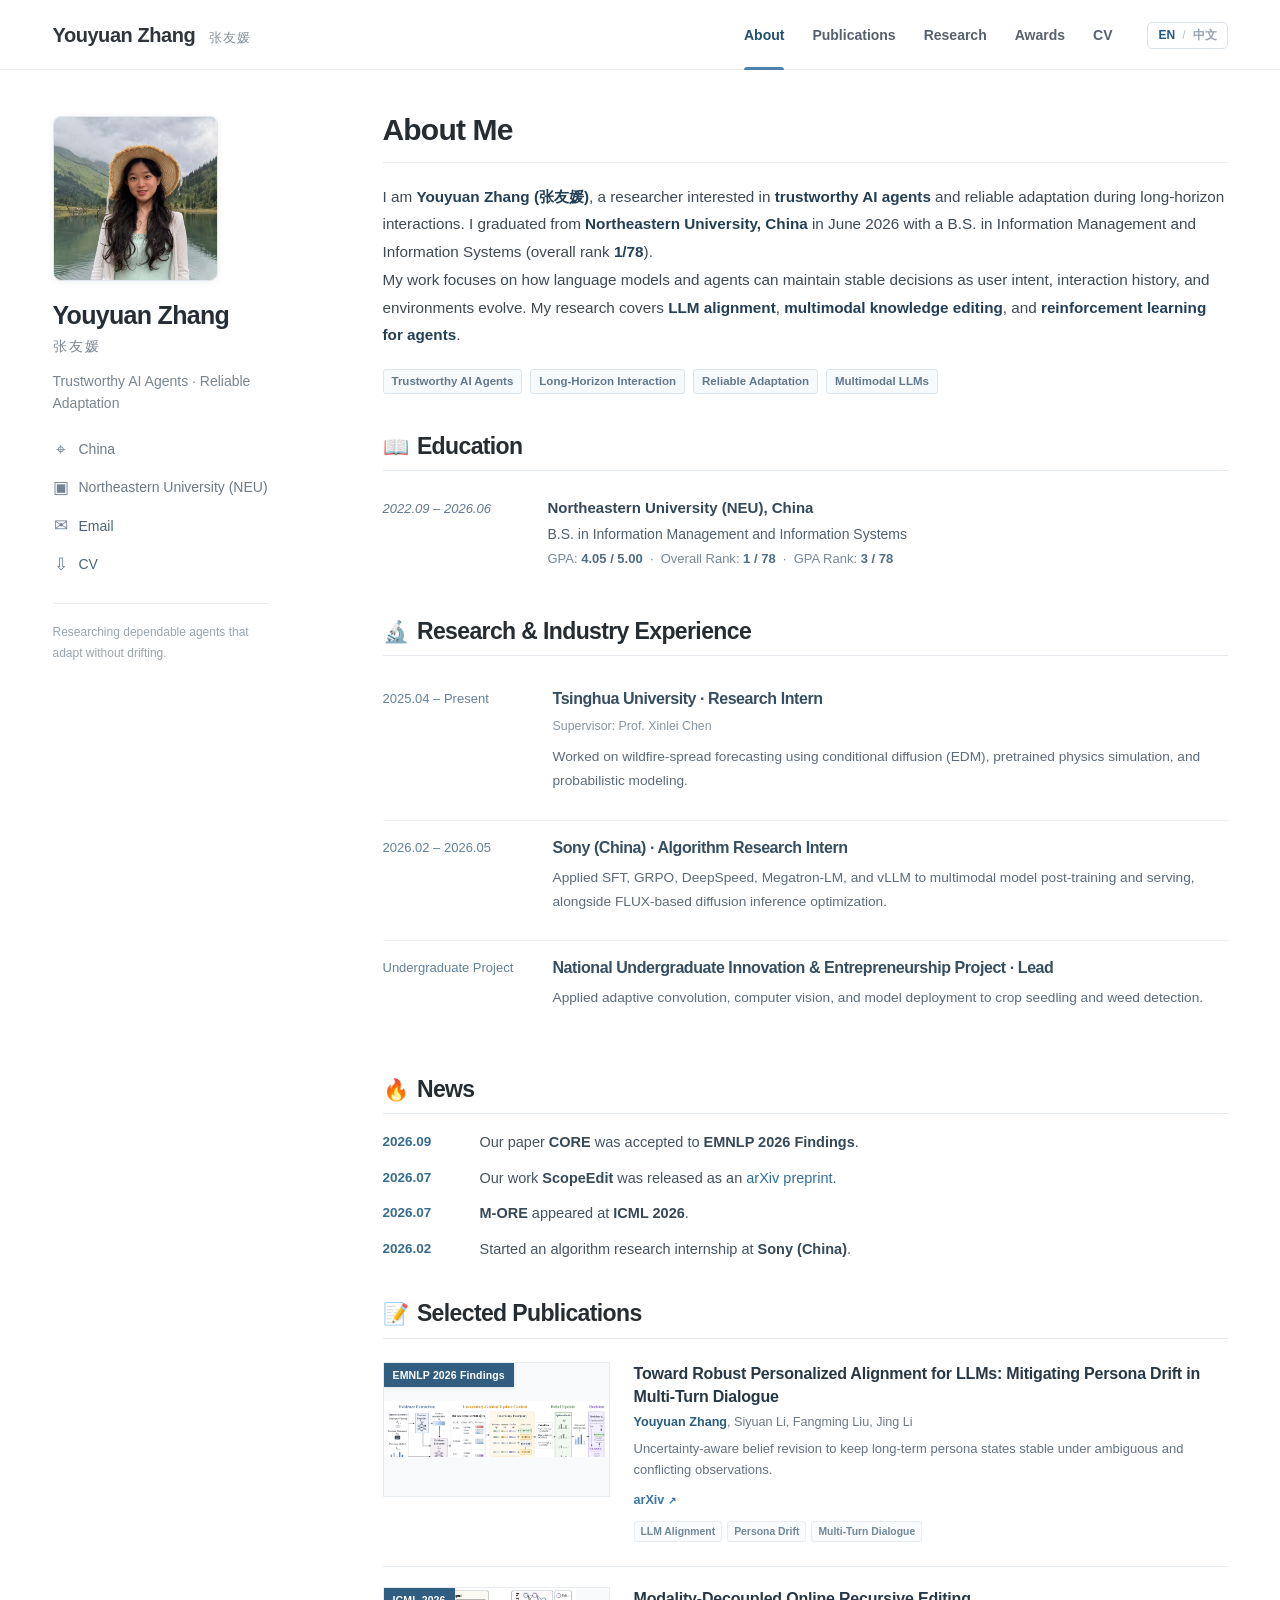
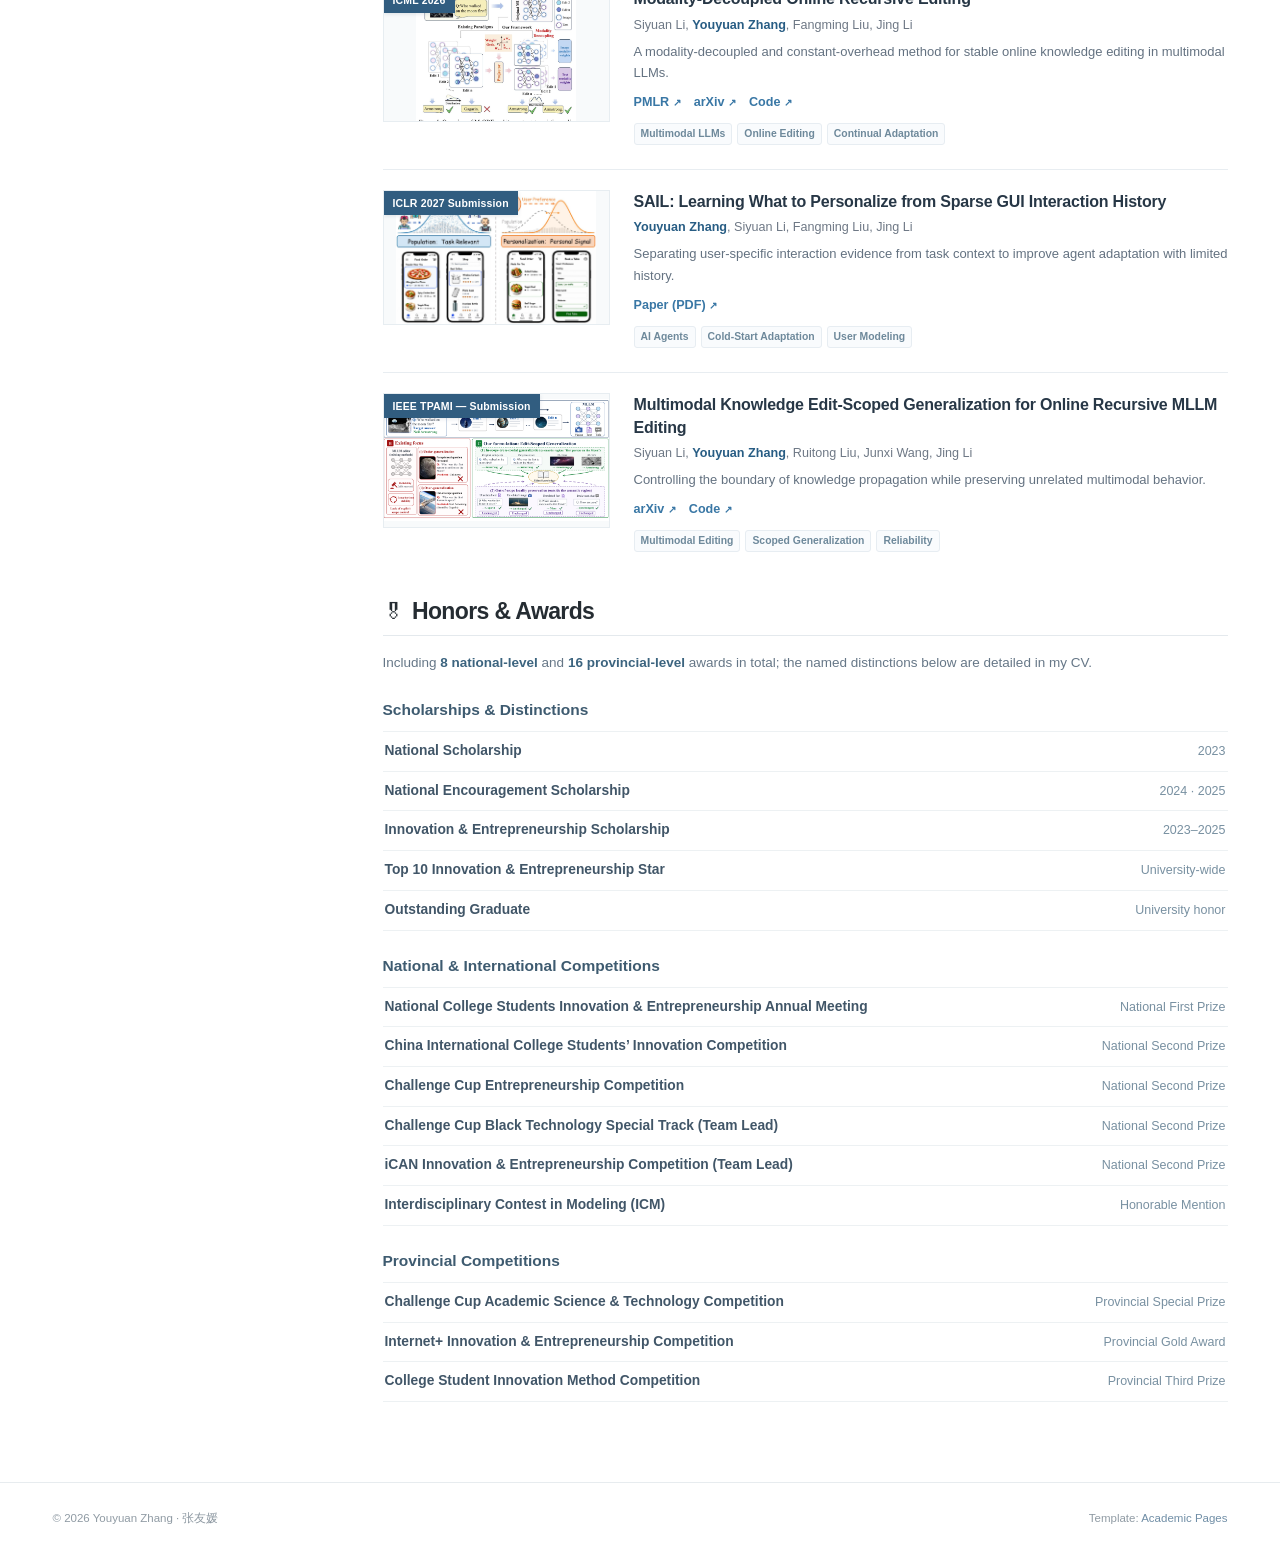
<file: index.html>
<!DOCTYPE html>

<html data-lang="en" lang="en">
<head><meta charset="utf-8"/><meta content="width=device-width,initial-scale=1" name="viewport"/><meta content="light" name="color-scheme"/><title>About Me – Youyuan Zhang</title><meta content="Academic homepage of Youyuan Zhang, researching trustworthy AI agents, multimodal learning, and reliable adaptation." name="description"/><link href="assets/images/avatar.svg" rel="icon" type="image/svg+xml"/><link href="assets/css/style.css" rel="stylesheet"/><script defer="" src="assets/js/main.js"></script></head>
<body>
<header class="masthead"><div class="masthead-inner"><a class="site-title" href="">Youyuan Zhang <span class="site-title-zh">张友媛</span></a><nav aria-label="Main navigation" class="site-nav"><a aria-current="page" class="nav-link active" href=""><span class="i18n-en">About</span><span class="i18n-zh" lang="zh-CN">关于</span></a><a class="nav-link" href="publications/"><span class="i18n-en">Publications</span><span class="i18n-zh" lang="zh-CN">论文</span></a><a class="nav-link" href="research/"><span class="i18n-en">Research</span><span class="i18n-zh" lang="zh-CN">研究</span></a><a class="nav-link" href="awards/"><span class="i18n-en">Awards</span><span class="i18n-zh" lang="zh-CN">奖项</span></a><a class="nav-link" href="cv/"><span class="i18n-en">CV</span><span class="i18n-zh" lang="zh-CN">简历</span></a></nav><button aria-label="Switch website language" class="lang-toggle" id="language-toggle" type="button"><span data-choice="en">EN</span><span class="toggle-divider">/</span><span data-choice="zh">中文</span></button></div></header>
<div class="page-grid"><aside aria-label="Profile" class="sidebar"><div class="profile-card"><img alt="Portrait of Youyuan Zhang (张友媛)" class="avatar" src="assets/images/profile-photo.jpg"/><div class="profile-name">Youyuan Zhang</div><div class="profile-name-zh">张友媛</div><p class="profile-bio"><span class="i18n-en">Trustworthy AI Agents · Reliable Adaptation</span><span class="i18n-zh" lang="zh-CN">可信 AI 智能体 · 可靠适应</span></p><ul class="profile-links">
<li><span aria-hidden="true" class="social-ico">⌖</span><span class="i18n-en">China</span><span class="i18n-zh" lang="zh-CN">中国</span></li>
<li><span aria-hidden="true" class="social-ico">▣</span><span class="i18n-en">Northeastern University (NEU)</span><span class="i18n-zh" lang="zh-CN">东北大学（NEU）</span></li>
<li><a href="mailto:youyuanzhang@outlook.com"><span aria-hidden="true" class="social-ico">✉</span>Email</a></li>
<li><a href="files/Youyuan_Zhang_CV_Public.pdf" rel="noopener noreferrer" target="_blank"><span aria-hidden="true" class="social-ico">⇩</span>CV</a></li>
</ul><div class="profile-note"><span class="i18n-en">Researching dependable agents that adapt without drifting.</span><span class="i18n-zh" lang="zh-CN">研究能够持续适应且不发生累积漂移的可靠智能体。</span></div></div></aside>
<main class="content"><h1><span class="i18n-en">About Me</span><span class="i18n-zh" lang="zh-CN">关于我</span></h1>
<div class="lead prose"><span class="i18n-en">I am <strong>Youyuan Zhang (张友媛)</strong>, a researcher interested in <strong>trustworthy AI agents</strong> and reliable adaptation during long-horizon interactions. I graduated from <strong>Northeastern University, China</strong> in June 2026 with a B.S. in Information Management and Information Systems (overall rank <strong>1/78</strong>).</span><span class="i18n-zh" lang="zh-CN">我是<strong>张友媛（Youyuan Zhang）</strong>，主要关注<strong>可信 AI 智能体</strong>以及长程交互中的可靠适应问题。2026 年 6 月毕业于<strong>东北大学</strong>信息管理与信息系统专业，本科综合排名 <strong>1/78</strong>。</span></div>
<p class="prose"><span class="i18n-en">My work focuses on how language models and agents can maintain stable decisions as user intent, interaction history, and environments evolve. My research covers <strong>LLM alignment</strong>, <strong>multimodal knowledge editing</strong>, and <strong>reinforcement learning for agents</strong>.</span><span class="i18n-zh" lang="zh-CN">我希望研究：当用户意图、交互历史与环境持续变化时，语言模型和智能体如何保持稳定的决策。相关工作涵盖<strong>大模型对齐</strong>、<strong>多模态知识编辑</strong>以及<strong>智能体强化学习</strong>。</span></p>
<div class="research-tags"><span class="topic">Trustworthy AI Agents</span><span class="topic">Long-Horizon Interaction</span><span class="topic">Reliable Adaptation</span><span class="topic">Multimodal LLMs</span></div><section class="page-section"><h2 class="section-title"><span class="section-emoji">📖</span><span><span class="i18n-en">Education</span><span class="i18n-zh" lang="zh-CN">教育经历</span></span></h2><div class="timeline-entry"><span class="timeline-date">2022.09 – 2026.06</span><div class="timeline-content"><strong><span class="i18n-en">Northeastern University (NEU), China</span><span class="i18n-zh" lang="zh-CN">东北大学（NEU）</span></strong><div><span class="i18n-en">B.S. in Information Management and Information Systems</span><span class="i18n-zh" lang="zh-CN">信息管理与信息系统 · 本科</span></div><div class="text-muted">GPA: <b>4.05 / 5.00</b>  ·  <span class="i18n-en">Overall Rank</span><span class="i18n-zh" lang="zh-CN">综合排名</span>: <b>1 / 78</b>  ·  <span class="i18n-en">GPA Rank</span><span class="i18n-zh" lang="zh-CN">绩点排名</span>: <b>3 / 78</b></div></div></div></section><section class="page-section" id="experience">
<h2 class="section-title"><span aria-hidden="true" class="section-emoji">🔬</span><span><span class="i18n-en">Research &amp; Industry Experience</span><span class="i18n-zh" lang="zh-CN">科研与工业实习</span></span></h2>
<div class="exp-entry home-internship"><div class="exp-dates">2025.04 – <span class="i18n-en">Present</span><span class="i18n-zh" lang="zh-CN">至今</span></div>
<div class="exp-body"><h3><span class="i18n-en">Tsinghua University · Research Intern</span><span class="i18n-zh" lang="zh-CN">清华大学 · 科研实习生</span></h3>
<p class="exp-sub"><span class="i18n-en">Supervisor: Prof. Xinlei Chen</span><span class="i18n-zh" lang="zh-CN">导师：陈新磊教授</span></p>

<p class="exp-summary"><span class="i18n-en">Worked on wildfire-spread forecasting using conditional diffusion (EDM), pretrained physics simulation, and probabilistic modeling.</span><span class="i18n-zh" lang="zh-CN">使用条件扩散（EDM）、预训练物理模拟器与概率建模开展野火蔓延预测研究。</span></p></div></div>
<div class="exp-entry home-internship"><div class="exp-dates">2026.02 – 2026.05</div>
<div class="exp-body"><h3><span class="i18n-en">Sony (China) · Algorithm Research Intern</span><span class="i18n-zh" lang="zh-CN">索尼（中国） · 算法研究实习生</span></h3>


<p class="exp-summary"><span class="i18n-en">Applied SFT, GRPO, DeepSpeed, Megatron-LM, and vLLM to multimodal model post-training and serving, alongside FLUX-based diffusion inference optimization.</span><span class="i18n-zh" lang="zh-CN">使用 SFT、GRPO、DeepSpeed、Megatron-LM 与 vLLM 开展多模态模型后训练及推理服务，并基于 FLUX 优化扩散模型推理。</span></p></div></div>
<div class="exp-entry home-internship"><div class="exp-dates"><span class="i18n-en">Undergraduate Project</span><span class="i18n-zh" lang="zh-CN">本科科研项目</span></div>
<div class="exp-body"><h3><span class="i18n-en">National Undergraduate Innovation &amp; Entrepreneurship Project · Lead</span><span class="i18n-zh" lang="zh-CN">国家级大学生创新创业项目 · 负责人</span></h3>
<p class="exp-summary"><span class="i18n-en">Applied adaptive convolution, computer vision, and model deployment to crop seedling and weed detection.</span><span class="i18n-zh" lang="zh-CN">应用自适应卷积、计算机视觉与模型部署技术开展作物幼苗和杂草检测。</span></p></div></div>

</section><section class="page-section"><h2 class="section-title"><span class="section-emoji">🔥</span><span><span class="i18n-en">News</span><span class="i18n-zh" lang="zh-CN">近期动态</span></span></h2><ul class="news-list"><li><time>2026.09</time><div><span class="i18n-en">Our paper <strong>CORE</strong> was accepted to <strong>EMNLP 2026 Findings</strong>.</span><span class="i18n-zh" lang="zh-CN"><strong>CORE</strong> 论文被 <strong>EMNLP 2026 Findings</strong> 接收。</span></div></li><li><time>2026.07</time><div><span class="i18n-en">Our work <strong>ScopeEdit</strong> was released as an <a href="https://arxiv.org/abs/2607.01978" rel="noopener noreferrer" target="_blank">arXiv preprint</a>.</span><span class="i18n-zh" lang="zh-CN"><strong>ScopeEdit</strong> 已在 <a href="https://arxiv.org/abs/2607.01978" rel="noopener noreferrer" target="_blank">arXiv</a> 发布预印本。</span></div></li><li><time>2026.07</time><div><span class="i18n-en"><strong>M-ORE</strong> appeared at <strong>ICML 2026</strong>.</span><span class="i18n-zh" lang="zh-CN"><strong>M-ORE</strong> 论文发表于 <strong>ICML 2026</strong>。</span></div></li><li><time>2026.02</time><div><span class="i18n-en">Started an algorithm research internship at <strong>Sony (China)</strong>.</span><span class="i18n-zh" lang="zh-CN">开始在<strong>索尼（中国）</strong>进行算法研究实习。</span></div></li></ul></section><section class="page-section"><h2 class="section-title"><span class="section-emoji">📝</span><span><span class="i18n-en">Selected Publications</span><span class="i18n-zh" lang="zh-CN">代表性论文</span></span></h2><article class="paper-row"><div class="paper-visual"><img alt="CORE method illustration" loading="lazy" src="assets/images/core-framework.png"/><span class="venue-badge">EMNLP 2026 Findings</span></div><div class="paper-meta"><h3 class="paper-title">Toward Robust Personalized Alignment for LLMs: Mitigating Persona Drift in Multi-Turn Dialogue</h3><p class="authors"><strong class="myname">Youyuan Zhang</strong>, Siyuan Li, Fangming Liu, Jing Li</p><p class="paper-abstract"><span class="i18n-en">Uncertainty-aware belief revision to keep long-term persona states stable under ambiguous and conflicting observations.</span><span class="i18n-zh" lang="zh-CN">通过不确定性感知的信念修订，在含糊或冲突反馈下维护长期稳定的用户状态。</span></p><div class="paper-links"><a class="paper-link" href="https://arxiv.org/abs/2609.12373" rel="noopener noreferrer" target="_blank">arXiv <span aria-hidden="true">↗</span></a></div><div class="paper-topics"><span class="topic">LLM Alignment</span> <span class="topic">Persona Drift</span> <span class="topic">Multi-Turn Dialogue</span></div></div></article><article class="paper-row"><div class="paper-visual"><img alt="M-ORE method illustration" loading="lazy" src="assets/images/more-framework.png"/><span class="venue-badge">ICML 2026</span></div><div class="paper-meta"><h3 class="paper-title">Modality-Decoupled Online Recursive Editing</h3><p class="authors">Siyuan Li, <strong class="myname">Youyuan Zhang</strong>, Fangming Liu, Jing Li</p><p class="paper-abstract"><span class="i18n-en">A modality-decoupled and constant-overhead method for stable online knowledge editing in multimodal LLMs.</span><span class="i18n-zh" lang="zh-CN">通过模态解耦与恒定开销的递归更新，实现多模态大模型的稳定在线知识编辑。</span></p><div class="paper-links"><a class="paper-link" href="https://proceedings.mlr.press/v306/li26ji.html" rel="noopener noreferrer" target="_blank">PMLR <span aria-hidden="true">↗</span></a><a class="paper-link" href="https://arxiv.org/abs/2605.20273" rel="noopener noreferrer" target="_blank">arXiv <span aria-hidden="true">↗</span></a><a class="paper-link" href="https://github.com/lab-klc/M-ORE" rel="noopener noreferrer" target="_blank">Code <span aria-hidden="true">↗</span></a></div><div class="paper-topics"><span class="topic">Multimodal LLMs</span> <span class="topic">Online Editing</span> <span class="topic">Continual Adaptation</span></div></div></article><article class="paper-row"><div class="paper-visual"><img alt="SAIL Figure 1 from the submitted manuscript: task relevance and user signal" loading="lazy" src="assets/images/sail-figure1.jpg"/><span class="venue-badge">ICLR 2027 Submission</span></div><div class="paper-meta"><h3 class="paper-title">SAIL: Learning What to Personalize from Sparse GUI Interaction History</h3><p class="authors"><strong class="myname">Youyuan Zhang</strong>, Siyuan Li, Fangming Liu, Jing Li</p><p class="paper-abstract"><span class="i18n-en">Separating user-specific interaction evidence from task context to improve agent adaptation with limited history.</span><span class="i18n-zh" lang="zh-CN">分离用户特异性交互证据与任务上下文，提升有限历史条件下智能体的适应能力。</span></p><div class="paper-links"><a class="paper-link" href="files/SAIL_ICLR2027_Youyuan.pdf" rel="noopener noreferrer" target="_blank">Paper (PDF) <span aria-hidden="true">↗</span></a></div><div class="paper-topics"><span class="topic">AI Agents</span> <span class="topic">Cold-Start Adaptation</span> <span class="topic">User Modeling</span></div></div></article><article class="paper-row"><div class="paper-visual"><img alt="ScopeEdit Figure 1 from arXiv: edit-scoped generalization" loading="lazy" src="assets/images/scopeedit-figure1.png"/><span class="venue-badge">IEEE TPAMI — Submission</span></div><div class="paper-meta"><h3 class="paper-title">Multimodal Knowledge Edit-Scoped Generalization for Online Recursive MLLM Editing</h3><p class="authors">Siyuan Li, <strong class="myname">Youyuan Zhang</strong>, Ruitong Liu, Junxi Wang, Jing Li</p><p class="paper-abstract"><span class="i18n-en">Controlling the boundary of knowledge propagation while preserving unrelated multimodal behavior.</span><span class="i18n-zh" lang="zh-CN">控制编辑知识的泛化边界，并保持与编辑无关的多模态行为。</span></p><div class="paper-links"><a class="paper-link" href="https://arxiv.org/abs/2607.01978" rel="noopener noreferrer" target="_blank">arXiv <span aria-hidden="true">↗</span></a><a class="paper-link" href="https://github.com/lab-klc/ScopeEdit" rel="noopener noreferrer" target="_blank">Code <span aria-hidden="true">↗</span></a></div><div class="paper-topics"><span class="topic">Multimodal Editing</span> <span class="topic">Scoped Generalization</span> <span class="topic">Reliability</span></div></div></article></section><section class="page-section home-awards" id="honors"><h2 class="section-title"><span aria-hidden="true" class="section-emoji">🎖</span><span><span class="i18n-en">Honors &amp; Awards</span><span class="i18n-zh" lang="zh-CN">荣誉与奖励</span></span></h2>
<p class="award-intro"><span class="i18n-en">Including <strong>8 national-level</strong> and <strong>16 provincial-level</strong> awards in total; the named distinctions below are detailed in my CV.</span><span class="i18n-zh" lang="zh-CN">累计获得<strong>国家级奖项 8 项</strong>、<strong>省级奖项 16 项</strong>；下方展开列出简历中有具体名称的奖项与荣誉。</span></p>
<h3 class="award-subtitle"><span class="i18n-en">Scholarships &amp; Distinctions</span><span class="i18n-zh" lang="zh-CN">奖学金与个人荣誉</span></h3><ul class="award-list home-award-list"><li><strong><span class="i18n-en">National Scholarship</span><span class="i18n-zh" lang="zh-CN">国家奖学金</span></strong><span class="award-result"><span class="i18n-en">2023</span><span class="i18n-zh" lang="zh-CN">2023</span></span></li><li><strong><span class="i18n-en">National Encouragement Scholarship</span><span class="i18n-zh" lang="zh-CN">国家励志奖学金</span></strong><span class="award-result"><span class="i18n-en">2024 · 2025</span><span class="i18n-zh" lang="zh-CN">2024 · 2025</span></span></li><li><strong><span class="i18n-en">Innovation &amp; Entrepreneurship Scholarship</span><span class="i18n-zh" lang="zh-CN">创新创业奖学金</span></strong><span class="award-result"><span class="i18n-en">2023–2025</span><span class="i18n-zh" lang="zh-CN">2023–2025</span></span></li><li><strong><span class="i18n-en">Top 10 Innovation &amp; Entrepreneurship Star</span><span class="i18n-zh" lang="zh-CN">十大创新创业之星</span></strong><span class="award-result"><span class="i18n-en">University-wide</span><span class="i18n-zh" lang="zh-CN">校级</span></span></li><li><strong><span class="i18n-en">Outstanding Graduate</span><span class="i18n-zh" lang="zh-CN">优秀毕业生</span></strong><span class="award-result"><span class="i18n-en">University honor</span><span class="i18n-zh" lang="zh-CN">校级荣誉</span></span></li></ul>
<h3 class="award-subtitle"><span class="i18n-en">National &amp; International Competitions</span><span class="i18n-zh" lang="zh-CN">国家级与国际竞赛</span></h3><ul class="award-list home-award-list"><li><strong><span class="i18n-en">National College Students Innovation &amp; Entrepreneurship Annual Meeting</span><span class="i18n-zh" lang="zh-CN">全国大学生创新创业年会</span></strong><span class="award-result"><span class="i18n-en">National First Prize</span><span class="i18n-zh" lang="zh-CN">国家一等奖</span></span></li><li><strong><span class="i18n-en">China International College Students’ Innovation Competition</span><span class="i18n-zh" lang="zh-CN">中国国际大学生创新大赛</span></strong><span class="award-result"><span class="i18n-en">National Second Prize</span><span class="i18n-zh" lang="zh-CN">国家二等奖</span></span></li><li><strong><span class="i18n-en">Challenge Cup Entrepreneurship Competition</span><span class="i18n-zh" lang="zh-CN">挑战杯中国大学生创业计划竞赛</span></strong><span class="award-result"><span class="i18n-en">National Second Prize</span><span class="i18n-zh" lang="zh-CN">国家二等奖</span></span></li><li><strong><span class="i18n-en">Challenge Cup Black Technology Special Track (Team Lead)</span><span class="i18n-zh" lang="zh-CN">挑战杯黑科技专项赛（团队负责人）</span></strong><span class="award-result"><span class="i18n-en">National Second Prize</span><span class="i18n-zh" lang="zh-CN">国家二等奖</span></span></li><li><strong><span class="i18n-en">iCAN Innovation &amp; Entrepreneurship Competition (Team Lead)</span><span class="i18n-zh" lang="zh-CN">iCAN 创新创业大赛（团队负责人）</span></strong><span class="award-result"><span class="i18n-en">National Second Prize</span><span class="i18n-zh" lang="zh-CN">国家二等奖</span></span></li><li><strong><span class="i18n-en">Interdisciplinary Contest in Modeling (ICM)</span><span class="i18n-zh" lang="zh-CN">美国大学生数学建模竞赛（ICM）</span></strong><span class="award-result"><span class="i18n-en">Honorable Mention</span><span class="i18n-zh" lang="zh-CN">Honorable Mention</span></span></li></ul>
<h3 class="award-subtitle"><span class="i18n-en">Provincial Competitions</span><span class="i18n-zh" lang="zh-CN">省级竞赛</span></h3><ul class="award-list home-award-list"><li><strong><span class="i18n-en">Challenge Cup Academic Science &amp; Technology Competition</span><span class="i18n-zh" lang="zh-CN">挑战杯大学生课外学术科技作品竞赛</span></strong><span class="award-result"><span class="i18n-en">Provincial Special Prize</span><span class="i18n-zh" lang="zh-CN">省级特等奖</span></span></li><li><strong><span class="i18n-en">Internet+ Innovation &amp; Entrepreneurship Competition</span><span class="i18n-zh" lang="zh-CN">互联网+大学生创新创业大赛</span></strong><span class="award-result"><span class="i18n-en">Provincial Gold Award</span><span class="i18n-zh" lang="zh-CN">省级金奖</span></span></li><li><strong><span class="i18n-en">College Student Innovation Method Competition</span><span class="i18n-zh" lang="zh-CN">大学生创新方法大赛</span></strong><span class="award-result"><span class="i18n-en">Provincial Third Prize</span><span class="i18n-zh" lang="zh-CN">省级三等奖</span></span></li></ul></section></main></div>
<footer class="footer"><div class="footer-inner"><span>© 2026 Youyuan Zhang · 张友媛</span><span class="template-credit">Template: <a href="https://github.com/academicpages/academicpages.github.io" rel="noopener noreferrer" target="_blank">Academic Pages</a></span></div></footer>
</body></html>
</file>
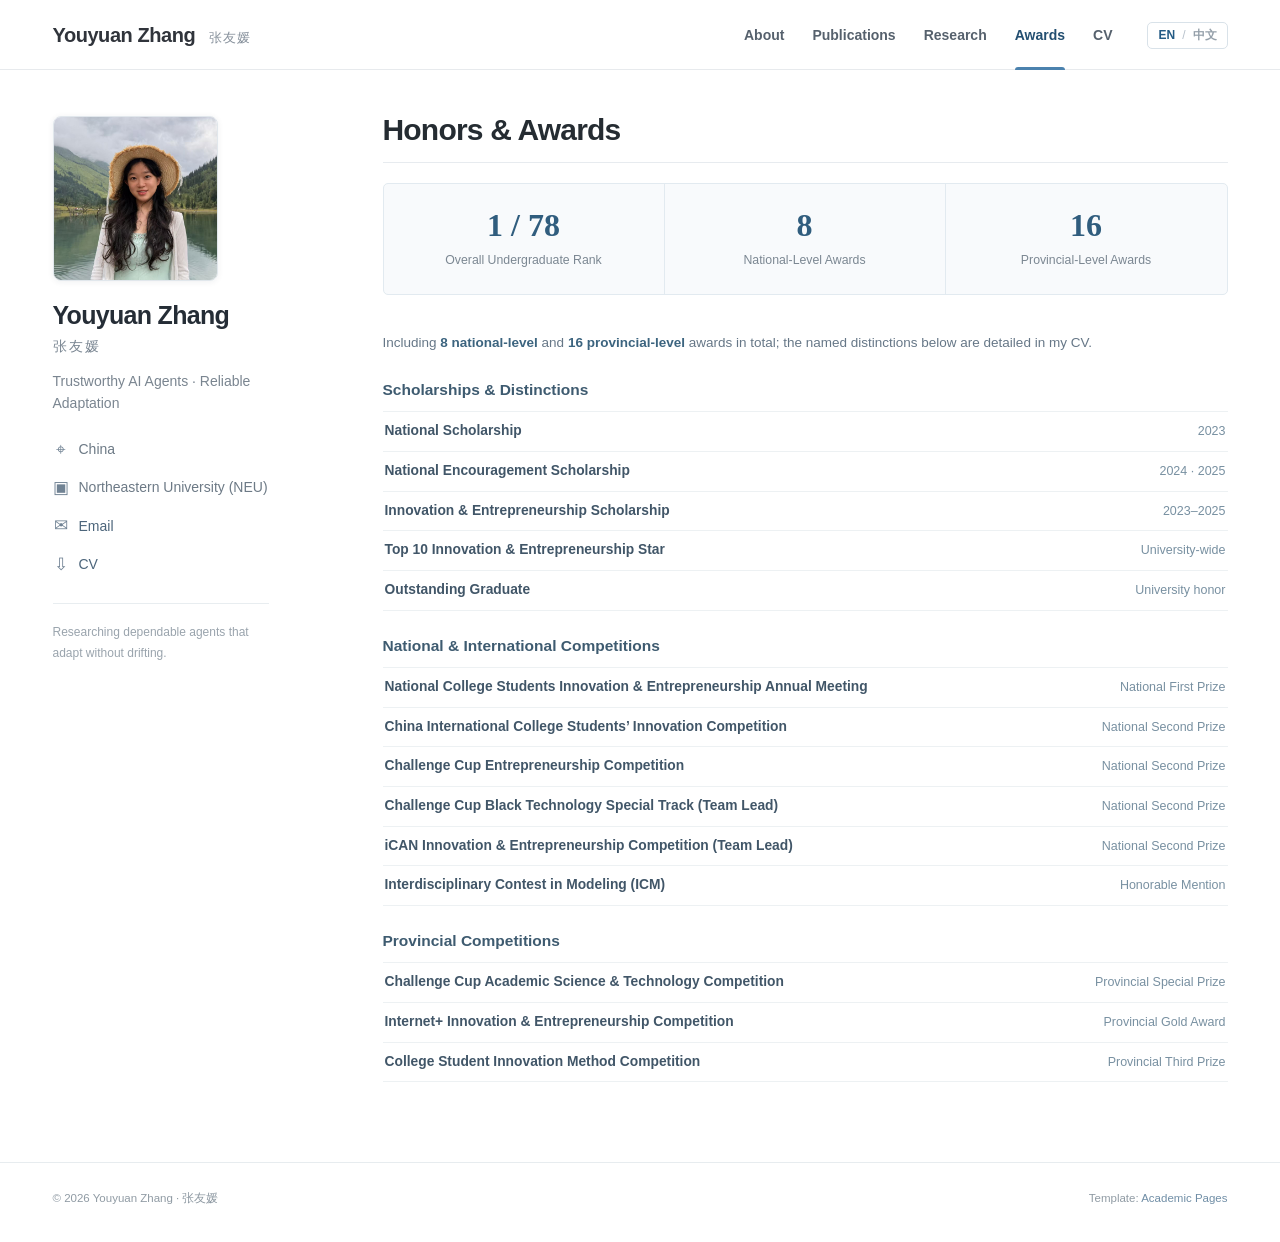
<file: awards/index.html>
<!DOCTYPE html>

<html data-lang="en" lang="en">
<head><meta charset="utf-8"/><meta content="width=device-width,initial-scale=1" name="viewport"/><meta content="light" name="color-scheme"/><title>Honors &amp; Awards – Youyuan Zhang</title><meta content="Academic homepage of Youyuan Zhang, researching trustworthy AI agents, multimodal learning, and reliable adaptation." name="description"/><link href="../assets/images/avatar.svg" rel="icon" type="image/svg+xml"/><link href="../assets/css/style.css" rel="stylesheet"/><script defer="" src="../assets/js/main.js"></script></head>
<body>
<header class="masthead"><div class="masthead-inner"><a class="site-title" href="../">Youyuan Zhang <span class="site-title-zh">张友媛</span></a><nav aria-label="Main navigation" class="site-nav"><a class="nav-link" href="../"><span class="i18n-en">About</span><span class="i18n-zh" lang="zh-CN">关于</span></a><a class="nav-link" href="../publications/"><span class="i18n-en">Publications</span><span class="i18n-zh" lang="zh-CN">论文</span></a><a class="nav-link" href="../research/"><span class="i18n-en">Research</span><span class="i18n-zh" lang="zh-CN">研究</span></a><a aria-current="page" class="nav-link active" href="../awards/"><span class="i18n-en">Awards</span><span class="i18n-zh" lang="zh-CN">奖项</span></a><a class="nav-link" href="../cv/"><span class="i18n-en">CV</span><span class="i18n-zh" lang="zh-CN">简历</span></a></nav><button aria-label="Switch website language" class="lang-toggle" id="language-toggle" type="button"><span data-choice="en">EN</span><span class="toggle-divider">/</span><span data-choice="zh">中文</span></button></div></header>
<div class="page-grid"><aside aria-label="Profile" class="sidebar"><div class="profile-card"><img alt="Portrait of Youyuan Zhang (张友媛)" class="avatar" src="../assets/images/profile-photo.jpg"/><div class="profile-name">Youyuan Zhang</div><div class="profile-name-zh">张友媛</div><p class="profile-bio"><span class="i18n-en">Trustworthy AI Agents · Reliable Adaptation</span><span class="i18n-zh" lang="zh-CN">可信 AI 智能体 · 可靠适应</span></p><ul class="profile-links">
<li><span aria-hidden="true" class="social-ico">⌖</span><span class="i18n-en">China</span><span class="i18n-zh" lang="zh-CN">中国</span></li>
<li><span aria-hidden="true" class="social-ico">▣</span><span class="i18n-en">Northeastern University (NEU)</span><span class="i18n-zh" lang="zh-CN">东北大学（NEU）</span></li>
<li><a href="mailto:youyuanzhang@outlook.com"><span aria-hidden="true" class="social-ico">✉</span>Email</a></li>
<li><a href="../files/Youyuan_Zhang_CV_Public.pdf" rel="noopener noreferrer" target="_blank"><span aria-hidden="true" class="social-ico">⇩</span>CV</a></li>
</ul><div class="profile-note"><span class="i18n-en">Researching dependable agents that adapt without drifting.</span><span class="i18n-zh" lang="zh-CN">研究能够持续适应且不发生累积漂移的可靠智能体。</span></div></div></aside>
<main class="content"><h1><span class="i18n-en">Honors &amp; Awards</span><span class="i18n-zh" lang="zh-CN">荣誉奖项</span></h1><div class="award-summary"><div class="stat"><span class="stat-val">1 / 78</span><span class="stat-label"><span class="i18n-en">Overall Undergraduate Rank</span><span class="i18n-zh" lang="zh-CN">本科综合排名</span></span></div><div class="stat"><span class="stat-val">8</span><span class="stat-label"><span class="i18n-en">National-Level Awards</span><span class="i18n-zh" lang="zh-CN">国家级奖项</span></span></div><div class="stat"><span class="stat-val">16</span><span class="stat-label"><span class="i18n-en">Provincial-Level Awards</span><span class="i18n-zh" lang="zh-CN">省级奖项</span></span></div></div><section class="page-section home-awards" id="honors">
<p class="award-intro"><span class="i18n-en">Including <strong>8 national-level</strong> and <strong>16 provincial-level</strong> awards in total; the named distinctions below are detailed in my CV.</span><span class="i18n-zh" lang="zh-CN">累计获得<strong>国家级奖项 8 项</strong>、<strong>省级奖项 16 项</strong>；下方展开列出简历中有具体名称的奖项与荣誉。</span></p>
<h3 class="award-subtitle"><span class="i18n-en">Scholarships &amp; Distinctions</span><span class="i18n-zh" lang="zh-CN">奖学金与个人荣誉</span></h3><ul class="award-list home-award-list"><li><strong><span class="i18n-en">National Scholarship</span><span class="i18n-zh" lang="zh-CN">国家奖学金</span></strong><span class="award-result"><span class="i18n-en">2023</span><span class="i18n-zh" lang="zh-CN">2023</span></span></li><li><strong><span class="i18n-en">National Encouragement Scholarship</span><span class="i18n-zh" lang="zh-CN">国家励志奖学金</span></strong><span class="award-result"><span class="i18n-en">2024 · 2025</span><span class="i18n-zh" lang="zh-CN">2024 · 2025</span></span></li><li><strong><span class="i18n-en">Innovation &amp; Entrepreneurship Scholarship</span><span class="i18n-zh" lang="zh-CN">创新创业奖学金</span></strong><span class="award-result"><span class="i18n-en">2023–2025</span><span class="i18n-zh" lang="zh-CN">2023–2025</span></span></li><li><strong><span class="i18n-en">Top 10 Innovation &amp; Entrepreneurship Star</span><span class="i18n-zh" lang="zh-CN">十大创新创业之星</span></strong><span class="award-result"><span class="i18n-en">University-wide</span><span class="i18n-zh" lang="zh-CN">校级</span></span></li><li><strong><span class="i18n-en">Outstanding Graduate</span><span class="i18n-zh" lang="zh-CN">优秀毕业生</span></strong><span class="award-result"><span class="i18n-en">University honor</span><span class="i18n-zh" lang="zh-CN">校级荣誉</span></span></li></ul>
<h3 class="award-subtitle"><span class="i18n-en">National &amp; International Competitions</span><span class="i18n-zh" lang="zh-CN">国家级与国际竞赛</span></h3><ul class="award-list home-award-list"><li><strong><span class="i18n-en">National College Students Innovation &amp; Entrepreneurship Annual Meeting</span><span class="i18n-zh" lang="zh-CN">全国大学生创新创业年会</span></strong><span class="award-result"><span class="i18n-en">National First Prize</span><span class="i18n-zh" lang="zh-CN">国家一等奖</span></span></li><li><strong><span class="i18n-en">China International College Students’ Innovation Competition</span><span class="i18n-zh" lang="zh-CN">中国国际大学生创新大赛</span></strong><span class="award-result"><span class="i18n-en">National Second Prize</span><span class="i18n-zh" lang="zh-CN">国家二等奖</span></span></li><li><strong><span class="i18n-en">Challenge Cup Entrepreneurship Competition</span><span class="i18n-zh" lang="zh-CN">挑战杯中国大学生创业计划竞赛</span></strong><span class="award-result"><span class="i18n-en">National Second Prize</span><span class="i18n-zh" lang="zh-CN">国家二等奖</span></span></li><li><strong><span class="i18n-en">Challenge Cup Black Technology Special Track (Team Lead)</span><span class="i18n-zh" lang="zh-CN">挑战杯黑科技专项赛（团队负责人）</span></strong><span class="award-result"><span class="i18n-en">National Second Prize</span><span class="i18n-zh" lang="zh-CN">国家二等奖</span></span></li><li><strong><span class="i18n-en">iCAN Innovation &amp; Entrepreneurship Competition (Team Lead)</span><span class="i18n-zh" lang="zh-CN">iCAN 创新创业大赛（团队负责人）</span></strong><span class="award-result"><span class="i18n-en">National Second Prize</span><span class="i18n-zh" lang="zh-CN">国家二等奖</span></span></li><li><strong><span class="i18n-en">Interdisciplinary Contest in Modeling (ICM)</span><span class="i18n-zh" lang="zh-CN">美国大学生数学建模竞赛（ICM）</span></strong><span class="award-result"><span class="i18n-en">Honorable Mention</span><span class="i18n-zh" lang="zh-CN">Honorable Mention</span></span></li></ul>
<h3 class="award-subtitle"><span class="i18n-en">Provincial Competitions</span><span class="i18n-zh" lang="zh-CN">省级竞赛</span></h3><ul class="award-list home-award-list"><li><strong><span class="i18n-en">Challenge Cup Academic Science &amp; Technology Competition</span><span class="i18n-zh" lang="zh-CN">挑战杯大学生课外学术科技作品竞赛</span></strong><span class="award-result"><span class="i18n-en">Provincial Special Prize</span><span class="i18n-zh" lang="zh-CN">省级特等奖</span></span></li><li><strong><span class="i18n-en">Internet+ Innovation &amp; Entrepreneurship Competition</span><span class="i18n-zh" lang="zh-CN">互联网+大学生创新创业大赛</span></strong><span class="award-result"><span class="i18n-en">Provincial Gold Award</span><span class="i18n-zh" lang="zh-CN">省级金奖</span></span></li><li><strong><span class="i18n-en">College Student Innovation Method Competition</span><span class="i18n-zh" lang="zh-CN">大学生创新方法大赛</span></strong><span class="award-result"><span class="i18n-en">Provincial Third Prize</span><span class="i18n-zh" lang="zh-CN">省级三等奖</span></span></li></ul></section></main></div>
<footer class="footer"><div class="footer-inner"><span>© 2026 Youyuan Zhang · 张友媛</span><span class="template-credit">Template: <a href="https://github.com/academicpages/academicpages.github.io" rel="noopener noreferrer" target="_blank">Academic Pages</a></span></div></footer>
</body></html>
</file>
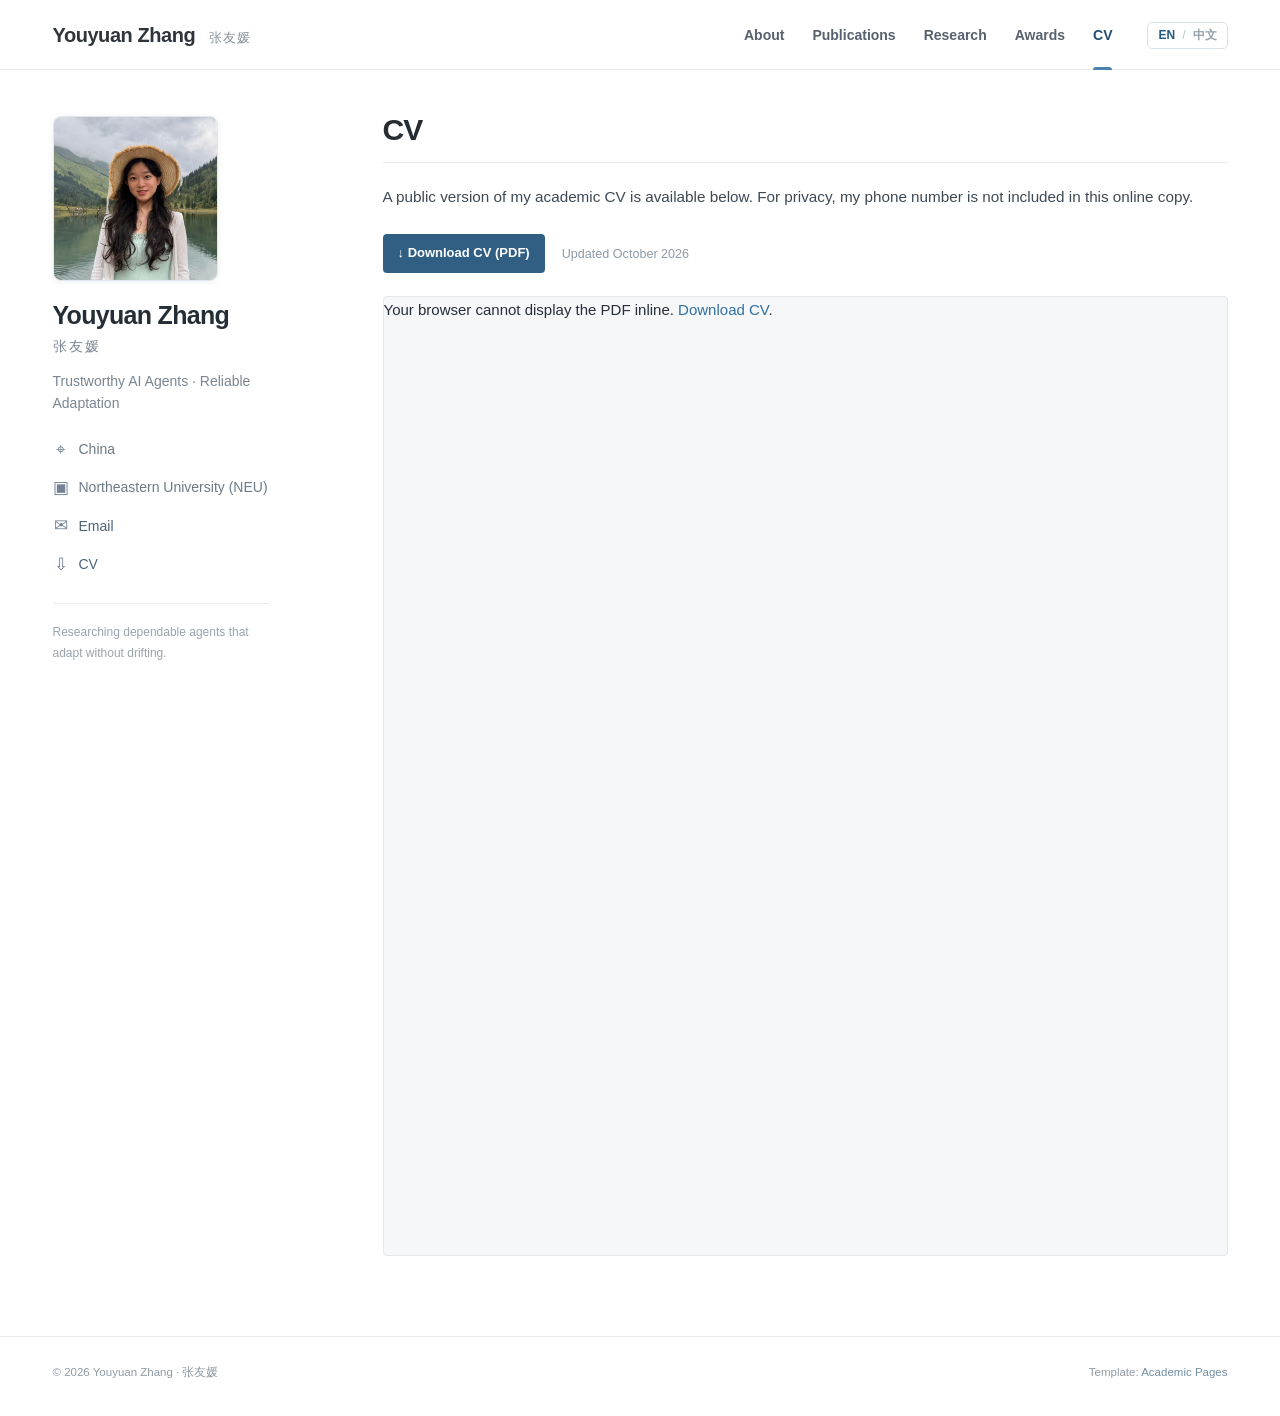
<file: cv/index.html>
<!DOCTYPE html>

<html data-lang="en" lang="en">
<head><meta charset="utf-8"/><meta content="width=device-width,initial-scale=1" name="viewport"/><meta content="light" name="color-scheme"/><title>CV – Youyuan Zhang</title><meta content="Academic homepage of Youyuan Zhang, researching trustworthy AI agents, multimodal learning, and reliable adaptation." name="description"/><link href="../assets/images/avatar.svg" rel="icon" type="image/svg+xml"/><link href="../assets/css/style.css" rel="stylesheet"/><script defer="" src="../assets/js/main.js"></script></head>
<body>
<header class="masthead"><div class="masthead-inner"><a class="site-title" href="../">Youyuan Zhang <span class="site-title-zh">张友媛</span></a><nav aria-label="Main navigation" class="site-nav"><a class="nav-link" href="../"><span class="i18n-en">About</span><span class="i18n-zh" lang="zh-CN">关于</span></a><a class="nav-link" href="../publications/"><span class="i18n-en">Publications</span><span class="i18n-zh" lang="zh-CN">论文</span></a><a class="nav-link" href="../research/"><span class="i18n-en">Research</span><span class="i18n-zh" lang="zh-CN">研究</span></a><a class="nav-link" href="../awards/"><span class="i18n-en">Awards</span><span class="i18n-zh" lang="zh-CN">奖项</span></a><a aria-current="page" class="nav-link active" href="../cv/"><span class="i18n-en">CV</span><span class="i18n-zh" lang="zh-CN">简历</span></a></nav><button aria-label="Switch website language" class="lang-toggle" id="language-toggle" type="button"><span data-choice="en">EN</span><span class="toggle-divider">/</span><span data-choice="zh">中文</span></button></div></header>
<div class="page-grid"><aside aria-label="Profile" class="sidebar"><div class="profile-card"><img alt="Portrait of Youyuan Zhang (张友媛)" class="avatar" src="../assets/images/profile-photo.jpg"/><div class="profile-name">Youyuan Zhang</div><div class="profile-name-zh">张友媛</div><p class="profile-bio"><span class="i18n-en">Trustworthy AI Agents · Reliable Adaptation</span><span class="i18n-zh" lang="zh-CN">可信 AI 智能体 · 可靠适应</span></p><ul class="profile-links">
<li><span aria-hidden="true" class="social-ico">⌖</span><span class="i18n-en">China</span><span class="i18n-zh" lang="zh-CN">中国</span></li>
<li><span aria-hidden="true" class="social-ico">▣</span><span class="i18n-en">Northeastern University (NEU)</span><span class="i18n-zh" lang="zh-CN">东北大学（NEU）</span></li>
<li><a href="mailto:youyuanzhang@outlook.com"><span aria-hidden="true" class="social-ico">✉</span>Email</a></li>
<li><a href="../files/Youyuan_Zhang_CV_Public.pdf" rel="noopener noreferrer" target="_blank"><span aria-hidden="true" class="social-ico">⇩</span>CV</a></li>
</ul><div class="profile-note"><span class="i18n-en">Researching dependable agents that adapt without drifting.</span><span class="i18n-zh" lang="zh-CN">研究能够持续适应且不发生累积漂移的可靠智能体。</span></div></div></aside>
<main class="content"><h1><span class="i18n-en">CV</span><span class="i18n-zh" lang="zh-CN">个人简历</span></h1><p class="prose compact"><span class="i18n-en">A public version of my academic CV is available below. For privacy, my phone number is not included in this online copy.</span><span class="i18n-zh" lang="zh-CN">下方为公开版学术简历。出于隐私考虑，公开文件中已移除个人手机号。</span></p><div class="download-row"><a class="primary-button" download="" href="../files/Youyuan_Zhang_CV_Public.pdf">↓ <span class="i18n-en">Download CV (PDF)</span><span class="i18n-zh" lang="zh-CN">下载简历（PDF）</span></a><span><span class="i18n-en">Updated October 2026</span><span class="i18n-zh" lang="zh-CN">更新于 2026 年 10 月</span></span></div><object class="pdf-viewer" data="../files/Youyuan_Zhang_CV_Public.pdf#toolbar=0" type="application/pdf"><p><span class="i18n-en">Your browser cannot display the PDF inline.</span><span class="i18n-zh" lang="zh-CN">浏览器无法直接预览 PDF。</span> <a href="../files/Youyuan_Zhang_CV_Public.pdf"><span class="i18n-en">Download CV</span><span class="i18n-zh" lang="zh-CN">下载简历</span></a>.</p></object></main></div>
<footer class="footer"><div class="footer-inner"><span>© 2026 Youyuan Zhang · 张友媛</span><span class="template-credit">Template: <a href="https://github.com/academicpages/academicpages.github.io" rel="noopener noreferrer" target="_blank">Academic Pages</a></span></div></footer>
</body></html>
</file>
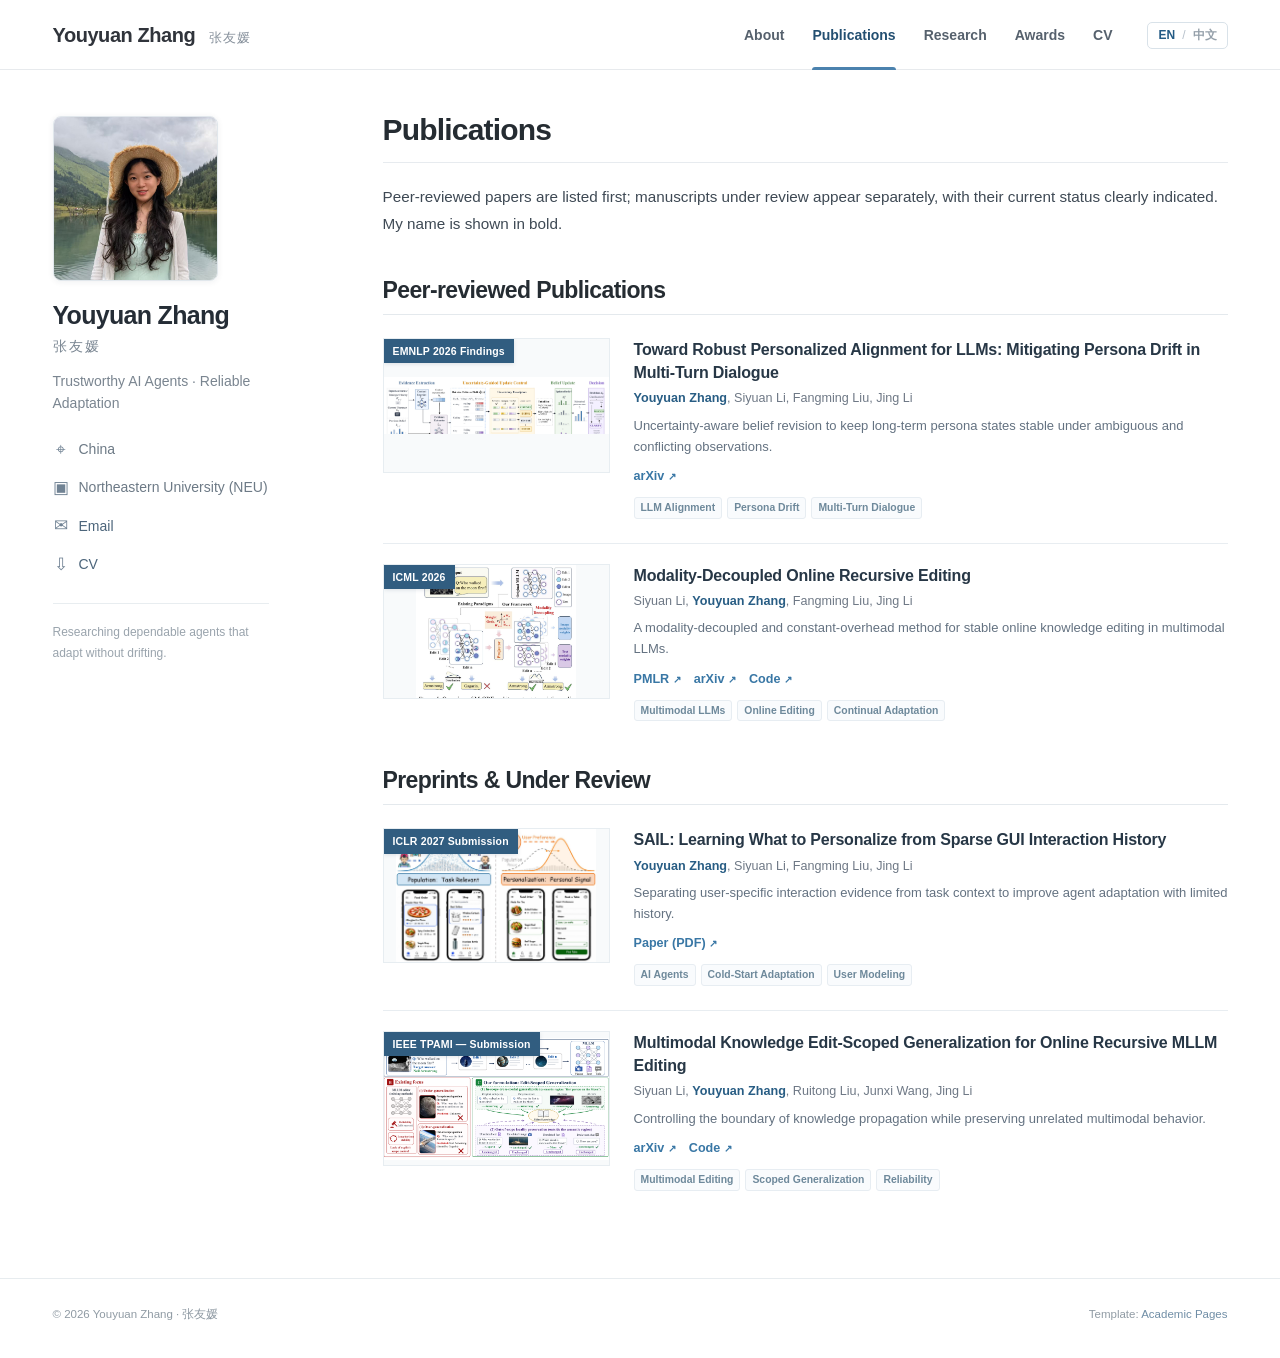
<file: publications/index.html>
<!DOCTYPE html>

<html data-lang="en" lang="en">
<head><meta charset="utf-8"/><meta content="width=device-width,initial-scale=1" name="viewport"/><meta content="light" name="color-scheme"/><title>Publications – Youyuan Zhang</title><meta content="Academic homepage of Youyuan Zhang, researching trustworthy AI agents, multimodal learning, and reliable adaptation." name="description"/><link href="../assets/images/avatar.svg" rel="icon" type="image/svg+xml"/><link href="../assets/css/style.css" rel="stylesheet"/><script defer="" src="../assets/js/main.js"></script></head>
<body>
<header class="masthead"><div class="masthead-inner"><a class="site-title" href="../">Youyuan Zhang <span class="site-title-zh">张友媛</span></a><nav aria-label="Main navigation" class="site-nav"><a class="nav-link" href="../"><span class="i18n-en">About</span><span class="i18n-zh" lang="zh-CN">关于</span></a><a aria-current="page" class="nav-link active" href="../publications/"><span class="i18n-en">Publications</span><span class="i18n-zh" lang="zh-CN">论文</span></a><a class="nav-link" href="../research/"><span class="i18n-en">Research</span><span class="i18n-zh" lang="zh-CN">研究</span></a><a class="nav-link" href="../awards/"><span class="i18n-en">Awards</span><span class="i18n-zh" lang="zh-CN">奖项</span></a><a class="nav-link" href="../cv/"><span class="i18n-en">CV</span><span class="i18n-zh" lang="zh-CN">简历</span></a></nav><button aria-label="Switch website language" class="lang-toggle" id="language-toggle" type="button"><span data-choice="en">EN</span><span class="toggle-divider">/</span><span data-choice="zh">中文</span></button></div></header>
<div class="page-grid"><aside aria-label="Profile" class="sidebar"><div class="profile-card"><img alt="Portrait of Youyuan Zhang (张友媛)" class="avatar" src="../assets/images/profile-photo.jpg"/><div class="profile-name">Youyuan Zhang</div><div class="profile-name-zh">张友媛</div><p class="profile-bio"><span class="i18n-en">Trustworthy AI Agents · Reliable Adaptation</span><span class="i18n-zh" lang="zh-CN">可信 AI 智能体 · 可靠适应</span></p><ul class="profile-links">
<li><span aria-hidden="true" class="social-ico">⌖</span><span class="i18n-en">China</span><span class="i18n-zh" lang="zh-CN">中国</span></li>
<li><span aria-hidden="true" class="social-ico">▣</span><span class="i18n-en">Northeastern University (NEU)</span><span class="i18n-zh" lang="zh-CN">东北大学（NEU）</span></li>
<li><a href="mailto:youyuanzhang@outlook.com"><span aria-hidden="true" class="social-ico">✉</span>Email</a></li>
<li><a href="../files/Youyuan_Zhang_CV_Public.pdf" rel="noopener noreferrer" target="_blank"><span aria-hidden="true" class="social-ico">⇩</span>CV</a></li>
</ul><div class="profile-note"><span class="i18n-en">Researching dependable agents that adapt without drifting.</span><span class="i18n-zh" lang="zh-CN">研究能够持续适应且不发生累积漂移的可靠智能体。</span></div></div></aside>
<main class="content"><h1><span class="i18n-en">Publications</span><span class="i18n-zh" lang="zh-CN">论文发表</span></h1><p class="prose compact"><span class="i18n-en">Peer-reviewed papers are listed first; manuscripts under review appear separately, with their current status clearly indicated. My name is shown in bold.</span><span class="i18n-zh" lang="zh-CN">已接收的同行评审论文列于前，投稿与审稿中的论文单独列出，并明确标注当前状态。我的姓名以加粗形式显示。</span></p><section class="page-section" id="accepted"><h2 class="section-title"><span><span class="i18n-en">Peer-reviewed Publications</span><span class="i18n-zh" lang="zh-CN">已接收论文</span></span></h2><article class="paper-row"><div class="paper-visual"><img alt="CORE method illustration" loading="lazy" src="../assets/images/core-framework.png"/><span class="venue-badge">EMNLP 2026 Findings</span></div><div class="paper-meta"><h3 class="paper-title">Toward Robust Personalized Alignment for LLMs: Mitigating Persona Drift in Multi-Turn Dialogue</h3><p class="authors"><strong class="myname">Youyuan Zhang</strong>, Siyuan Li, Fangming Liu, Jing Li</p><p class="paper-abstract"><span class="i18n-en">Uncertainty-aware belief revision to keep long-term persona states stable under ambiguous and conflicting observations.</span><span class="i18n-zh" lang="zh-CN">通过不确定性感知的信念修订，在含糊或冲突反馈下维护长期稳定的用户状态。</span></p><div class="paper-links"><a class="paper-link" href="https://arxiv.org/abs/2609.12373" rel="noopener noreferrer" target="_blank">arXiv <span aria-hidden="true">↗</span></a></div><div class="paper-topics"><span class="topic">LLM Alignment</span> <span class="topic">Persona Drift</span> <span class="topic">Multi-Turn Dialogue</span></div></div></article><article class="paper-row"><div class="paper-visual"><img alt="M-ORE method illustration" loading="lazy" src="../assets/images/more-framework.png"/><span class="venue-badge">ICML 2026</span></div><div class="paper-meta"><h3 class="paper-title">Modality-Decoupled Online Recursive Editing</h3><p class="authors">Siyuan Li, <strong class="myname">Youyuan Zhang</strong>, Fangming Liu, Jing Li</p><p class="paper-abstract"><span class="i18n-en">A modality-decoupled and constant-overhead method for stable online knowledge editing in multimodal LLMs.</span><span class="i18n-zh" lang="zh-CN">通过模态解耦与恒定开销的递归更新，实现多模态大模型的稳定在线知识编辑。</span></p><div class="paper-links"><a class="paper-link" href="https://proceedings.mlr.press/v306/li26ji.html" rel="noopener noreferrer" target="_blank">PMLR <span aria-hidden="true">↗</span></a><a class="paper-link" href="https://arxiv.org/abs/2605.20273" rel="noopener noreferrer" target="_blank">arXiv <span aria-hidden="true">↗</span></a><a class="paper-link" href="https://github.com/lab-klc/M-ORE" rel="noopener noreferrer" target="_blank">Code <span aria-hidden="true">↗</span></a></div><div class="paper-topics"><span class="topic">Multimodal LLMs</span> <span class="topic">Online Editing</span> <span class="topic">Continual Adaptation</span></div></div></article></section><section class="page-section" id="under-review"><h2 class="section-title"><span><span class="i18n-en">Preprints &amp; Under Review</span><span class="i18n-zh" lang="zh-CN">预印本与审稿中</span></span></h2><article class="paper-row"><div class="paper-visual"><img alt="SAIL Figure 1 from the submitted manuscript: task relevance and user signal" loading="lazy" src="../assets/images/sail-figure1.jpg"/><span class="venue-badge">ICLR 2027 Submission</span></div><div class="paper-meta"><h3 class="paper-title">SAIL: Learning What to Personalize from Sparse GUI Interaction History</h3><p class="authors"><strong class="myname">Youyuan Zhang</strong>, Siyuan Li, Fangming Liu, Jing Li</p><p class="paper-abstract"><span class="i18n-en">Separating user-specific interaction evidence from task context to improve agent adaptation with limited history.</span><span class="i18n-zh" lang="zh-CN">分离用户特异性交互证据与任务上下文，提升有限历史条件下智能体的适应能力。</span></p><div class="paper-links"><a class="paper-link" href="../files/SAIL_ICLR2027_Youyuan.pdf" rel="noopener noreferrer" target="_blank">Paper (PDF) <span aria-hidden="true">↗</span></a></div><div class="paper-topics"><span class="topic">AI Agents</span> <span class="topic">Cold-Start Adaptation</span> <span class="topic">User Modeling</span></div></div></article><article class="paper-row"><div class="paper-visual"><img alt="ScopeEdit Figure 1 from arXiv: edit-scoped generalization" loading="lazy" src="../assets/images/scopeedit-figure1.png"/><span class="venue-badge">IEEE TPAMI — Submission</span></div><div class="paper-meta"><h3 class="paper-title">Multimodal Knowledge Edit-Scoped Generalization for Online Recursive MLLM Editing</h3><p class="authors">Siyuan Li, <strong class="myname">Youyuan Zhang</strong>, Ruitong Liu, Junxi Wang, Jing Li</p><p class="paper-abstract"><span class="i18n-en">Controlling the boundary of knowledge propagation while preserving unrelated multimodal behavior.</span><span class="i18n-zh" lang="zh-CN">控制编辑知识的泛化边界，并保持与编辑无关的多模态行为。</span></p><div class="paper-links"><a class="paper-link" href="https://arxiv.org/abs/2607.01978" rel="noopener noreferrer" target="_blank">arXiv <span aria-hidden="true">↗</span></a><a class="paper-link" href="https://github.com/lab-klc/ScopeEdit" rel="noopener noreferrer" target="_blank">Code <span aria-hidden="true">↗</span></a></div><div class="paper-topics"><span class="topic">Multimodal Editing</span> <span class="topic">Scoped Generalization</span> <span class="topic">Reliability</span></div></div></article></section></main></div>
<footer class="footer"><div class="footer-inner"><span>© 2026 Youyuan Zhang · 张友媛</span><span class="template-credit">Template: <a href="https://github.com/academicpages/academicpages.github.io" rel="noopener noreferrer" target="_blank">Academic Pages</a></span></div></footer>
</body></html>
</file>
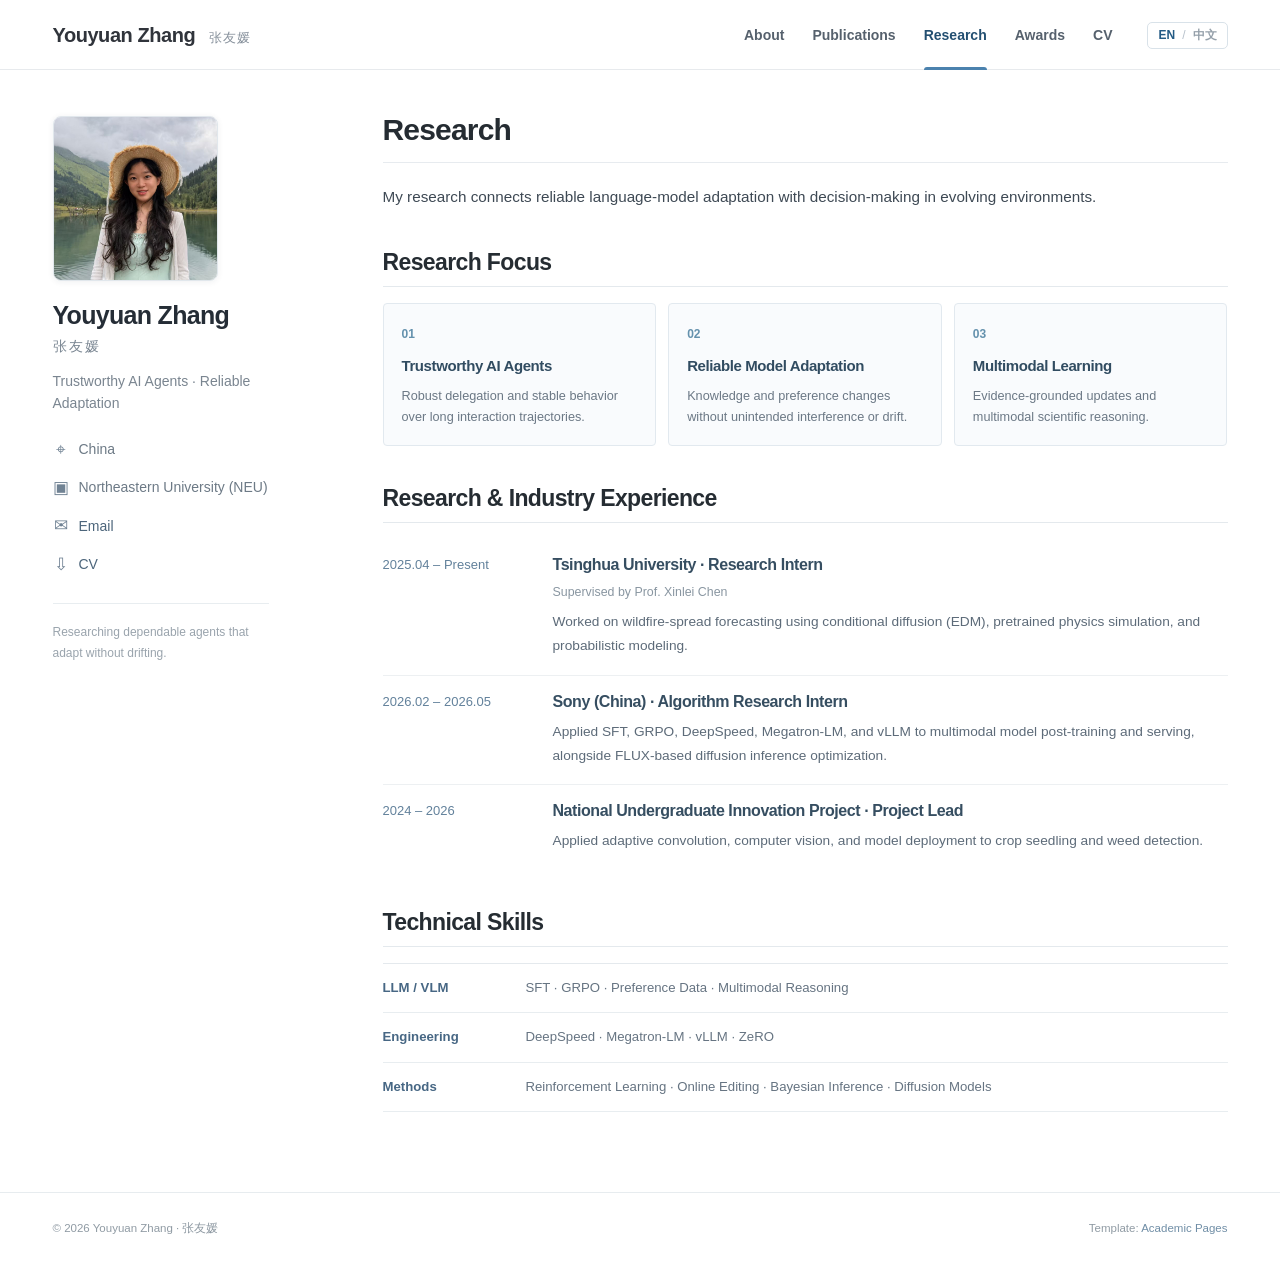
<file: research/index.html>
<!DOCTYPE html>

<html data-lang="en" lang="en">
<head><meta charset="utf-8"/><meta content="width=device-width,initial-scale=1" name="viewport"/><meta content="light" name="color-scheme"/><title>Research – Youyuan Zhang</title><meta content="Academic homepage of Youyuan Zhang, researching trustworthy AI agents, multimodal learning, and reliable adaptation." name="description"/><link href="../assets/images/avatar.svg" rel="icon" type="image/svg+xml"/><link href="../assets/css/style.css" rel="stylesheet"/><script defer="" src="../assets/js/main.js"></script></head>
<body>
<header class="masthead"><div class="masthead-inner"><a class="site-title" href="../">Youyuan Zhang <span class="site-title-zh">张友媛</span></a><nav aria-label="Main navigation" class="site-nav"><a class="nav-link" href="../"><span class="i18n-en">About</span><span class="i18n-zh" lang="zh-CN">关于</span></a><a class="nav-link" href="../publications/"><span class="i18n-en">Publications</span><span class="i18n-zh" lang="zh-CN">论文</span></a><a aria-current="page" class="nav-link active" href="../research/"><span class="i18n-en">Research</span><span class="i18n-zh" lang="zh-CN">研究</span></a><a class="nav-link" href="../awards/"><span class="i18n-en">Awards</span><span class="i18n-zh" lang="zh-CN">奖项</span></a><a class="nav-link" href="../cv/"><span class="i18n-en">CV</span><span class="i18n-zh" lang="zh-CN">简历</span></a></nav><button aria-label="Switch website language" class="lang-toggle" id="language-toggle" type="button"><span data-choice="en">EN</span><span class="toggle-divider">/</span><span data-choice="zh">中文</span></button></div></header>
<div class="page-grid"><aside aria-label="Profile" class="sidebar"><div class="profile-card"><img alt="Portrait of Youyuan Zhang (张友媛)" class="avatar" src="../assets/images/profile-photo.jpg"/><div class="profile-name">Youyuan Zhang</div><div class="profile-name-zh">张友媛</div><p class="profile-bio"><span class="i18n-en">Trustworthy AI Agents · Reliable Adaptation</span><span class="i18n-zh" lang="zh-CN">可信 AI 智能体 · 可靠适应</span></p><ul class="profile-links">
<li><span aria-hidden="true" class="social-ico">⌖</span><span class="i18n-en">China</span><span class="i18n-zh" lang="zh-CN">中国</span></li>
<li><span aria-hidden="true" class="social-ico">▣</span><span class="i18n-en">Northeastern University (NEU)</span><span class="i18n-zh" lang="zh-CN">东北大学（NEU）</span></li>
<li><a href="mailto:youyuanzhang@outlook.com"><span aria-hidden="true" class="social-ico">✉</span>Email</a></li>
<li><a href="../files/Youyuan_Zhang_CV_Public.pdf" rel="noopener noreferrer" target="_blank"><span aria-hidden="true" class="social-ico">⇩</span>CV</a></li>
</ul><div class="profile-note"><span class="i18n-en">Researching dependable agents that adapt without drifting.</span><span class="i18n-zh" lang="zh-CN">研究能够持续适应且不发生累积漂移的可靠智能体。</span></div></div></aside>
<main class="content"><h1><span class="i18n-en">Research</span><span class="i18n-zh" lang="zh-CN">科研经历</span></h1><p class="prose compact"><span class="i18n-en">My research connects reliable language-model adaptation with decision-making in evolving environments.</span><span class="i18n-zh" lang="zh-CN">我的研究主线是将大模型的可靠适应能力与动态环境中的稳定决策联系起来。</span></p><section class="page-section"><h2 class="section-title"><span><span class="i18n-en">Research Focus</span><span class="i18n-zh" lang="zh-CN">研究方向</span></span></h2><div class="focus-grid"><div class="focus-card"><span class="focus-number">01</span><h3><span class="i18n-en">Trustworthy AI Agents</span><span class="i18n-zh" lang="zh-CN">可信 AI 智能体</span></h3><p><span class="i18n-en">Robust delegation and stable behavior over long interaction trajectories.</span><span class="i18n-zh" lang="zh-CN">关注长程交互、持续委托与稳定行为。</span></p></div><div class="focus-card"><span class="focus-number">02</span><h3><span class="i18n-en">Reliable Model Adaptation</span><span class="i18n-zh" lang="zh-CN">可靠模型适应</span></h3><p><span class="i18n-en">Knowledge and preference changes without unintended interference or drift.</span><span class="i18n-zh" lang="zh-CN">使模型适应知识与偏好变化，同时抑制无关干扰与漂移。</span></p></div><div class="focus-card"><span class="focus-number">03</span><h3><span class="i18n-en">Multimodal Learning</span><span class="i18n-zh" lang="zh-CN">多模态学习</span></h3><p><span class="i18n-en">Evidence-grounded updates and multimodal scientific reasoning.</span><span class="i18n-zh" lang="zh-CN">基于证据的跨模态更新与多模态科学推理。</span></p></div></div></section><section class="page-section"><h2 class="section-title"><span><span class="i18n-en">Research &amp; Industry Experience</span><span class="i18n-zh" lang="zh-CN">科研与工业经历</span></span></h2>
<div class="exp-entry"><div class="exp-dates">2025.04 – <span class="i18n-en">Present</span><span class="i18n-zh" lang="zh-CN">至今</span></div><div class="exp-body"><h3><span class="i18n-en">Tsinghua University · Research Intern</span><span class="i18n-zh" lang="zh-CN">清华大学 · 科研实习生</span></h3><p class="exp-sub"><span class="i18n-en">Supervised by Prof. Xinlei Chen</span><span class="i18n-zh" lang="zh-CN">导师：陈新磊教授</span></p><p class="exp-summary"><span class="i18n-en">Worked on wildfire-spread forecasting using conditional diffusion (EDM), pretrained physics simulation, and probabilistic modeling.</span><span class="i18n-zh" lang="zh-CN">使用条件扩散（EDM）、预训练物理模拟器与概率建模开展野火蔓延预测研究。</span></p></div></div>
<div class="exp-entry"><div class="exp-dates">2026.02 – 2026.05</div><div class="exp-body"><h3><span class="i18n-en">Sony (China) · Algorithm Research Intern</span><span class="i18n-zh" lang="zh-CN">索尼（中国） · 算法研究实习生</span></h3>
<p class="exp-summary"><span class="i18n-en">Applied SFT, GRPO, DeepSpeed, Megatron-LM, and vLLM to multimodal model post-training and serving, alongside FLUX-based diffusion inference optimization.</span><span class="i18n-zh" lang="zh-CN">使用 SFT、GRPO、DeepSpeed、Megatron-LM 与 vLLM 开展多模态模型后训练及推理服务，并基于 FLUX 优化扩散模型推理。</span></p></div></div>
<div class="exp-entry"><div class="exp-dates">2024 – 2026</div><div class="exp-body"><h3><span class="i18n-en">National Undergraduate Innovation Project · Project Lead</span><span class="i18n-zh" lang="zh-CN">国家级大学生创新创业项目 · 项目负责人</span></h3><p class="exp-summary"><span class="i18n-en">Applied adaptive convolution, computer vision, and model deployment to crop seedling and weed detection.</span><span class="i18n-zh" lang="zh-CN">应用自适应卷积、计算机视觉与模型部署技术开展作物幼苗和杂草检测。</span></p></div></div></section><section class="page-section"><h2 class="section-title"><span><span class="i18n-en">Technical Skills</span><span class="i18n-zh" lang="zh-CN">技术技能</span></span></h2><div class="skill-table"><div><strong>LLM / VLM</strong><span>SFT · GRPO · Preference Data · Multimodal Reasoning</span></div><div><strong>Engineering</strong><span>DeepSpeed · Megatron-LM · vLLM · ZeRO</span></div><div><strong>Methods</strong><span>Reinforcement Learning · Online Editing · Bayesian Inference · Diffusion Models</span></div></div></section></main></div>
<footer class="footer"><div class="footer-inner"><span>© 2026 Youyuan Zhang · 张友媛</span><span class="template-credit">Template: <a href="https://github.com/academicpages/academicpages.github.io" rel="noopener noreferrer" target="_blank">Academic Pages</a></span></div></footer>
</body></html>
</file>
<file: assets/css/style.css>
:root{--bg:#fff;--ink:#262f3a;--light-ink:#526170;--muted:#8090a0;--border:#e4e9ee;--link:#316f9e;--blue:#294c68;--soft:#f5f8fb;--accent:#2a709d}
*{box-sizing:border-box}html{font-size:16px;scroll-behavior:smooth}body{margin:0;background:var(--bg);color:var(--ink);font-family:-apple-system,BlinkMacSystemFont,"Segoe UI",Roboto,"Helvetica Neue",Arial,"Noto Sans", "PingFang SC","Microsoft YaHei",sans-serif;-webkit-font-smoothing:antialiased;font-size:15px;line-height:1.75}a{color:var(--link);text-decoration:none}a:hover{text-decoration:underline;color:#174e7b}img{max-width:100%}h1,h2,h3,p{margin-top:0}h1,h2,h3{letter-spacing:-.027em;color:#252c32}p{margin-bottom:15px}
.i18n-zh{display:none}html[data-lang="zh"] .i18n-en{display:none!important}html[data-lang="zh"] .i18n-zh{display:initial!important}
.masthead{height:70px;border-bottom:1px solid #e7eaed;background:#fff;position:relative;z-index:10}.masthead-inner{max-width:1215px;padding:0 20px;margin:auto;display:flex;align-items:center;min-height:69px;gap:20px}.site-title{font-weight:750;font-size:20px;white-space:nowrap;color:#30343b;line-height:1.2;letter-spacing:-.45px}.site-title-zh{font-weight:500;font-size:13px;letter-spacing:1px;color:#87919c;padding-left:9px}.site-title:hover{color:#30343b;text-decoration:none}.site-nav{display:flex;gap:2px;align-items:stretch;margin-left:auto;height:70px;white-space:nowrap}.nav-link{display:inline-flex;align-items:center;justify-content:center;padding:0 13px;position:relative;color:#56616d;font-size:14px;font-weight:560}.nav-link:hover{color:#1e4b71;text-decoration:none}.nav-link.active{color:#234f71}.nav-link.active:after{content:"";height:3px;position:absolute;left:13px;right:13px;bottom:0;background:#4b82ae;border-radius:10px 10px 0 0}.lang-toggle{cursor:pointer;display:flex;align-items:center;justify-content:center;gap:7px;white-space:nowrap;border:1px solid #d9e2e9;color:#526577;background:#fff;border-radius:5px;padding:4px 10px;margin-left:2px;font-size:12px;font-weight:600}.lang-toggle [data-choice="en"]{color:#245b85}html[data-lang="zh"] .lang-toggle [data-choice="en"]{color:#95a0aa}html[data-lang="zh"] .lang-toggle [data-choice="zh"]{color:#245b85}.lang-toggle [data-choice="zh"]{color:#95a0aa}.toggle-divider{color:#b7c1cb;font-weight:400}
.page-grid{max-width:1215px;margin:39px auto 80px;padding:0 20px;display:grid;grid-template-columns:257px minmax(0,1fr);gap:73px;align-items:start}.sidebar{min-width:0}.profile-card{padding-top:7px}.avatar{height:175px;width:175px;object-fit:cover;border-radius:50%;border:1px solid #dce5ee;display:block;margin-bottom:18px}.profile-name{font-size:25px;font-weight:750;letter-spacing:-.7px;line-height:1.22;color:#252d36}.profile-name-zh{font-size:14px;color:#7b8793;margin-top:3px;letter-spacing:2px}.profile-bio{font-size:14px;color:#7a8590;max-width:236px;line-height:1.6;margin:12px 0 22px}.profile-links{list-style:none;margin:0;padding:0}.profile-links li{font-size:14px;color:#6d7a86;margin-bottom:12px;display:flex;align-items:center;gap:9px;line-height:1.55}.profile-links a{color:#4c657b;display:flex;align-items:center;gap:9px}.profile-links a:hover{color:#0d608f}.social-ico{display:inline-flex;justify-content:center;align-items:center;font-family:Arial,sans-serif;font-size:17px;font-weight:500;color:#718394;width:17px;flex:0 0 17px}.profile-note{margin-top:25px;padding-top:18px;border-top:1px solid #e8edf0;max-width:216px;color:#9aa4ad;font-size:12px;line-height:1.7}
.content{min-width:0;max-width:880px}.content>h1{font-size:30px;font-weight:750;line-height:1.25;margin:2px 0 20px;padding-bottom:13px;border-bottom:1px solid #e7ebef}.lead{margin-top:9px}.prose{font-size:15.25px;line-height:1.82;color:#3e4954;max-width:850px;text-wrap:pretty}.prose b,.prose strong{color:#233f56}.prose.compact{margin-top:17px;margin-bottom:24px}.research-tags{display:flex;gap:8px;flex-wrap:wrap;margin:20px 0 15px}.topic{display:inline-block;vertical-align:middle;font-size:11.5px;font-weight:620;line-height:1.5;color:#61798e;border:1px solid #dce6ee;background:#f7fafc;border-radius:3px;padding:3px 8px;white-space:nowrap}
.page-section{margin-top:37px}.section-title{font-size:23px;font-weight:750;line-height:1.35;margin-bottom:16px;padding-bottom:8px;border-bottom:1px solid #e4e9ed;display:flex;gap:9px;align-items:center}.section-emoji{font-size:21px;line-height:1.3;font-weight:400}.timeline-entry{display:grid;grid-template-columns:155px 1fr;gap:10px;padding:8px 0}.timeline-date{font-size:13px;color:#61788d;font-style:italic;padding-top:3px;white-space:nowrap}.timeline-content{font-size:14px;color:#506070}.timeline-content strong{font-size:15px;color:#334859}.text-muted{color:#778897;font-size:13px;margin-top:2px}.text-muted b{color:#506d84}
.news-list{list-style:none;padding:0;margin:7px 0}.news-list li{display:grid;grid-template-columns:86px 1fr;gap:11px;margin:0 0 11px;font-size:14.5px;color:#465361;line-height:1.7}.news-list time{color:#376c90;font-weight:700;font-size:13.5px;line-height:1.82;white-space:nowrap}.news-list strong{color:#354958}.simple-list{margin:6px 0 0;padding-left:18px;color:#4c5866}.simple-list li{margin-bottom:7px;font-size:14px}.inline-more{display:inline-block;font-size:13px;margin-top:13px}
.paper-row{display:grid;grid-template-columns:227px 1fr;gap:24px;padding:20px 0 24px;border-bottom:1px solid #e8edf1;min-height:167px}.paper-row:first-of-type{padding-top:7px}.paper-row:last-child{border-bottom:0;padding-bottom:7px}.paper-visual{width:227px;height:135px;position:relative;background:#f8fafb;border:1px solid #e7edf1;display:flex;align-items:center;justify-content:center;overflow:hidden}.paper-visual img{width:100%;height:100%;object-fit:contain}.venue-badge{display:block;position:absolute;left:0;top:0;background:#315d80;color:#fff;font-size:10.5px;letter-spacing:.15px;padding:3px 9px;font-weight:700;box-shadow:0 1px 4px #1d355320}.paper-meta{min-width:0}.paper-title{font-size:16px;font-weight:730;margin:0 0 4px;line-height:1.45;letter-spacing:-.2px;color:#273746}.authors{font-size:12.6px;color:#6e7885;line-height:1.6;margin:0 0 6px}.myname{color:#285d84;font-weight:760}.paper-abstract{font-size:13px;color:#647281;line-height:1.64;margin:5px 0 8px}.paper-links{display:flex;align-items:center;gap:13px;flex-wrap:wrap;margin:7px 0 10px}.paper-link{font-size:12.6px;font-weight:700;color:#3977a5}.paper-link span{font-size:10px}.not-public{font-size:12.3px;color:#9a9fa5;font-style:italic}.paper-topics{display:flex;gap:5px;flex-wrap:wrap}.paper-topics .topic{font-size:10.4px;padding:2px 6px;color:#6e899b;background:#f9fbfd;border-color:#e7edf2}
.focus-grid{display:grid;grid-template-columns:repeat(3,minmax(0,1fr));gap:12px}.focus-card{padding:16px 18px 17px;border:1px solid #e2e9ef;background:#f9fbfd;border-radius:4px}.focus-number{font-size:12px;font-weight:700;color:#6491ad}.focus-card h3{font-size:15px;margin:6px 0 7px;color:#314c61}.focus-card p{font-size:12.7px;line-height:1.65;color:#6b7885;margin:0}.exp-entry{display:grid;grid-template-columns:150px 1fr;gap:20px;border-bottom:1px solid #edf0f2;padding:12px 0 16px}.exp-entry:last-child{border:0}.exp-dates{font-size:13px;color:#62819b;padding-top:3px}.exp-body h3{margin:0 0 4px;font-size:16px;color:#364e61}.exp-body p{margin:0;color:#5d6b79;font-size:13.7px;line-height:1.78}.exp-body .exp-sub{color:#8996a1;margin:-2px 0 7px;font-size:12.4px}.skill-table{border-top:1px solid #e4e9ed}.skill-table>div{padding:13px 0;border-bottom:1px solid #e8edf0;display:grid;grid-template-columns:128px 1fr;gap:15px;line-height:1.7;font-size:13.2px}.skill-table strong{color:#476784}.skill-table span{color:#667482}
.award-summary{display:grid;grid-template-columns:repeat(3,minmax(0,1fr));border:1px solid #e2eaf0;border-radius:5px;background:#f8fafc;margin:18px 0 34px}.stat{padding:21px 10px 22px;text-align:center;border-right:1px solid #e2eaf0}.stat:last-child{border:0}.stat-val{font-family:Georgia,serif;font-size:32px;font-weight:700;color:#305d7e;display:block;line-height:1.3}.stat-label{font-size:12.3px;color:#7b8792}.award-list{list-style:none;padding:0;margin:0}.award-list li{display:flex;justify-content:space-between;gap:20px;align-items:baseline;padding:13px 2px;border-bottom:1px solid #edf1f3;line-height:1.5}.award-list strong{font-size:14px;color:#415668;font-weight:630}.award-list span{font-size:12.5px;color:#7890a1;white-space:nowrap}.download-row{display:flex;align-items:center;gap:17px;margin:22px 0 23px;flex-wrap:wrap}.primary-button{padding:8px 15px;border-radius:4px;background:#315f84;color:white;font-size:13px;font-weight:700}.primary-button:hover{background:#214d70;text-decoration:none;color:white}.download-row>span{font-size:12.6px;color:#8e9aa5}.pdf-viewer{display:block;border:1px solid #e3e8ed;width:100%;min-height:960px;background:#f6f7f8;border-radius:4px}
.footer{border-top:1px solid #e7ecef;color:#909ba4;font-size:11.5px;padding:25px 0 34px;margin-top:50px}.footer-inner{max-width:1215px;padding:0 20px;margin:auto;display:flex;justify-content:space-between;gap:14px;flex-wrap:wrap}.footer a{color:#708ea6}
@media(max-width:1020px){.page-grid{gap:38px;grid-template-columns:205px 1fr}.avatar{width:156px;height:156px}.profile-name{font-size:22px}.site-title-zh{display:none}.paper-row{grid-template-columns:200px 1fr;gap:17px}.paper-visual{width:200px;height:126px}.paper-title{font-size:14.7px}}
@media(max-width:760px){.masthead{height:auto}.masthead-inner{min-height:59px;padding:7px 17px;flex-wrap:wrap;row-gap:0}.site-title{font-size:19px;flex:1}.site-nav{order:3;width:100%;height:43px;margin:0;gap:2px;justify-content:space-between;overflow:auto}.nav-link{font-size:12.2px;padding:0 7px;min-width:fit-content}.nav-link.active:after{left:7px;right:7px}.lang-toggle{margin-left:auto}.page-grid{display:block;margin:27px auto 47px;padding:0 19px}.sidebar{border-bottom:1px solid #e7edf0;margin-bottom:26px;padding-bottom:19px}.profile-card{display:grid;grid-template-columns:106px 1fr;column-gap:16px;align-items:start;padding:0}.avatar{width:102px;height:102px;grid-row:span 4;margin:0}.profile-name{font-size:20px;margin-top:0}.profile-name-zh{margin-top:1px}.profile-bio{margin:8px 0 12px;max-width:none;font-size:12px}.profile-links{grid-column:2;display:flex;gap:12px;flex-wrap:wrap}.profile-links li{font-size:11.5px;margin:0}.profile-links li:nth-child(1),.profile-links li:nth-child(2){display:none}.social-ico{font-size:14px}.profile-note{display:none}.content>h1{font-size:26px}.page-section{margin-top:32px}.paper-row{grid-template-columns:160px 1fr;gap:14px}.paper-visual{width:160px;height:116px}.paper-title{font-size:14.3px}.paper-abstract{display:none}.authors{font-size:11.5px}.paper-topics .topic{font-size:10px}.venue-badge{font-size:9px}.focus-grid{grid-template-columns:1fr}.exp-entry{grid-template-columns:1fr;gap:3px}.exp-dates{padding:0}.pdf-viewer{min-height:560px}}
@media(max-width:485px){.page-grid{padding:0 15px}.content>h1{font-size:24px}.prose{font-size:14.6px}.section-title{font-size:21px}.paper-row{grid-template-columns:1fr;gap:9px;padding:18px 0}.paper-visual{width:100%;height:143px}.paper-meta{padding:0 1px}.paper-abstract{display:block;font-size:12.6px}.paper-title{font-size:15px}.paper-topics .topic{font-size:10.5px}.timeline-entry{grid-template-columns:1fr;gap:1px}.timeline-date{font-size:12px}.news-list li{grid-template-columns:70px 1fr;gap:4px}.news-list time{font-size:12px}.news-list div{font-size:13px}.award-summary{grid-template-columns:repeat(3,minmax(0,1fr))}.stat-val{font-size:25px}.stat-label{font-size:10px}.award-list li{align-items:flex-start;flex-direction:column;gap:6px}}
@media(prefers-reduced-motion:reduce){html{scroll-behavior:auto}}
/* Keep academic section titles and sidebar download links together. */
.section-title>span:not(.section-emoji){flex:1;white-space:nowrap}
.profile-links li a{white-space:nowrap}
/* Long bilingual section headings wrap gracefully on narrow phones. */
@media(max-width:420px){.section-title>span:not(.section-emoji){white-space:normal;overflow-wrap:anywhere}}
/* Spacing for the additional Sony engineering project in the Research section. */
.exp-body .exp-detail{margin-top:9px}

/* v3: Full-frame photo rather than the former large circular face crop. */
.avatar{display:block;width:165px;height:auto;aspect-ratio:auto;object-fit:contain;object-position:center;border-radius:8px;border:1px solid #e1e7ec;box-shadow:0 1px 6px rgba(24,45,61,.07);margin-bottom:19px}
@media(max-width:1020px){.avatar{width:155px;height:auto;border-radius:8px}}
@media(max-width:760px){.avatar{width:104px;height:auto;border-radius:6px}}
/* The full home experience and awards now have comfortable scanning rhythm. */
#experience .exp-entry{padding:13px 0 18px}
#experience .exp-body p{margin-bottom:8px}
#experience .exp-body .exp-sub{margin-bottom:8px}
#experience .exp-detail{margin-top:7px}
.experience-skills{margin-top:13px;padding:12px 15px;background:#f8fafc;border-left:3px solid #a6c2d7;display:flex;flex-wrap:wrap;column-gap:15px;row-gap:2px;font-size:12.5px;color:#667c8d;line-height:1.8}
.experience-skills strong{color:#3b617d}
.home-awards .award-intro{font-size:13.5px;color:#667787;line-height:1.7;margin:3px 0 18px}
.home-awards .award-intro strong{color:#3c647f}
.award-subtitle{font-size:15.5px;font-weight:690;letter-spacing:0;color:#3e5b70;margin:21px 0 8px}
.home-award-list{border-top:1px solid #edf1f3}
.home-award-list li{padding:9px 2px;align-items:baseline}
.home-award-list li strong{font-size:13.8px;line-height:1.5;flex:1 1 auto;min-width:0}
.home-award-list li .award-result{font-size:12.3px;color:#688299;flex:0 0 auto;text-align:right;white-space:normal;max-width:43%}
@media(max-width:620px){.home-award-list li{flex-direction:column;gap:2px;align-items:flex-start}.home-award-list li .award-result{max-width:100%;text-align:left}.experience-skills{font-size:12px}}
@media(max-width:620px){.home-award-list li strong{display:block;width:100%;max-width:100%;overflow-wrap:anywhere}}
.home-award-list li strong .i18n-en,.home-award-list li strong .i18n-zh{white-space:normal;overflow-wrap:anywhere;font-size:inherit;color:inherit}
.home-award-list li .award-result .i18n-en,.home-award-list li .award-result .i18n-zh{white-space:normal}
</file>
